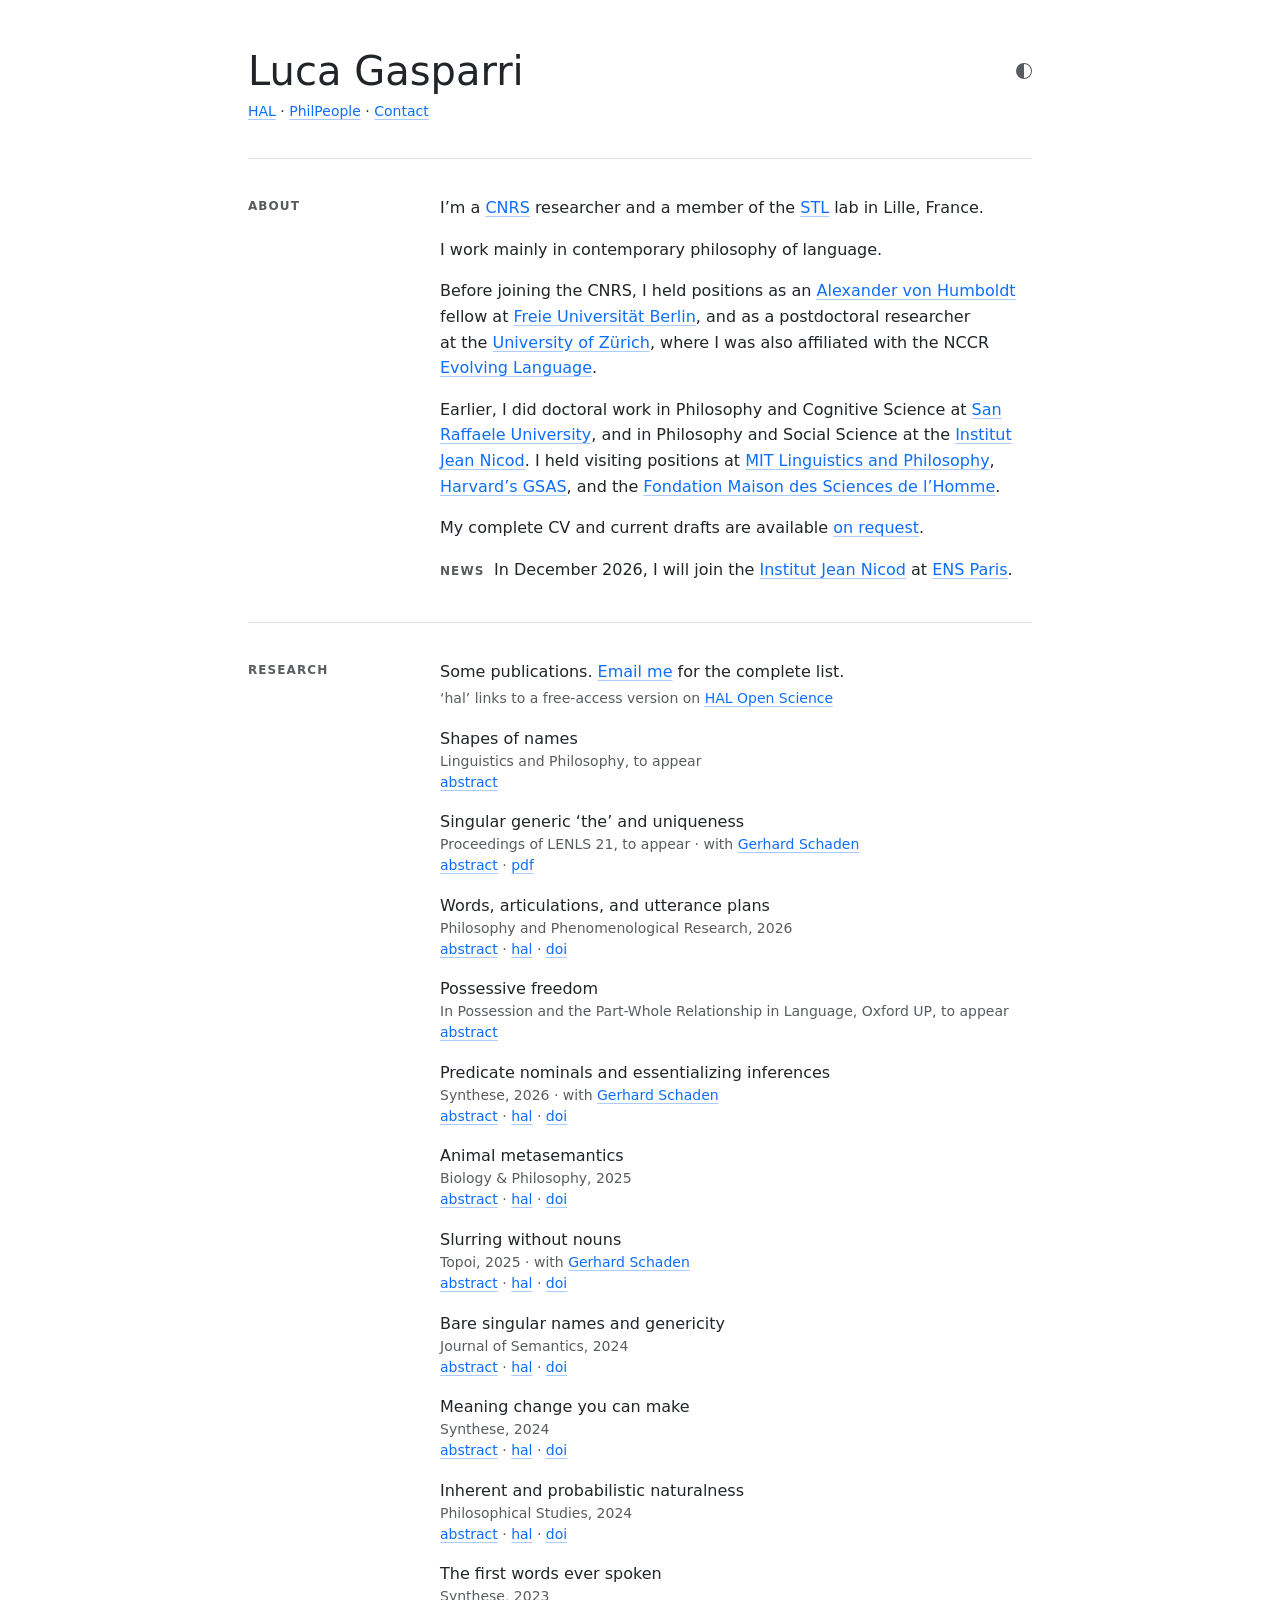
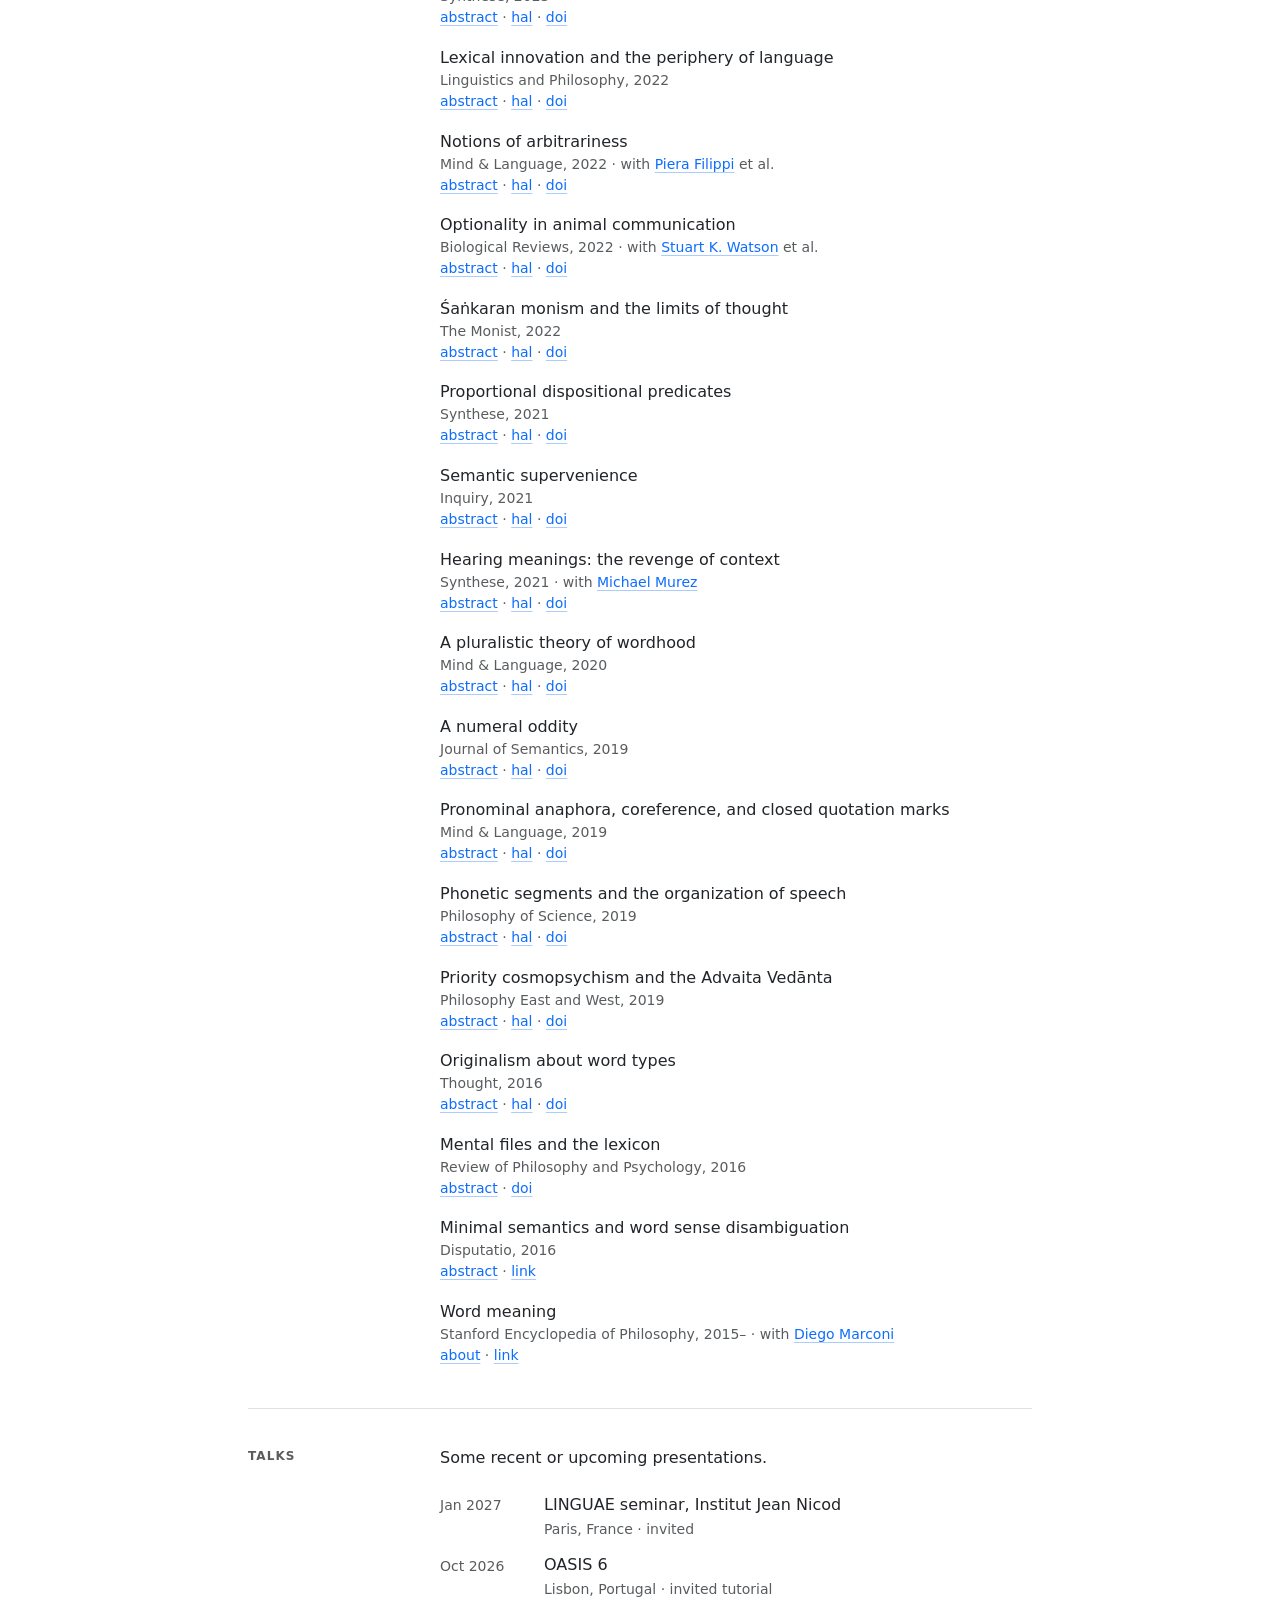
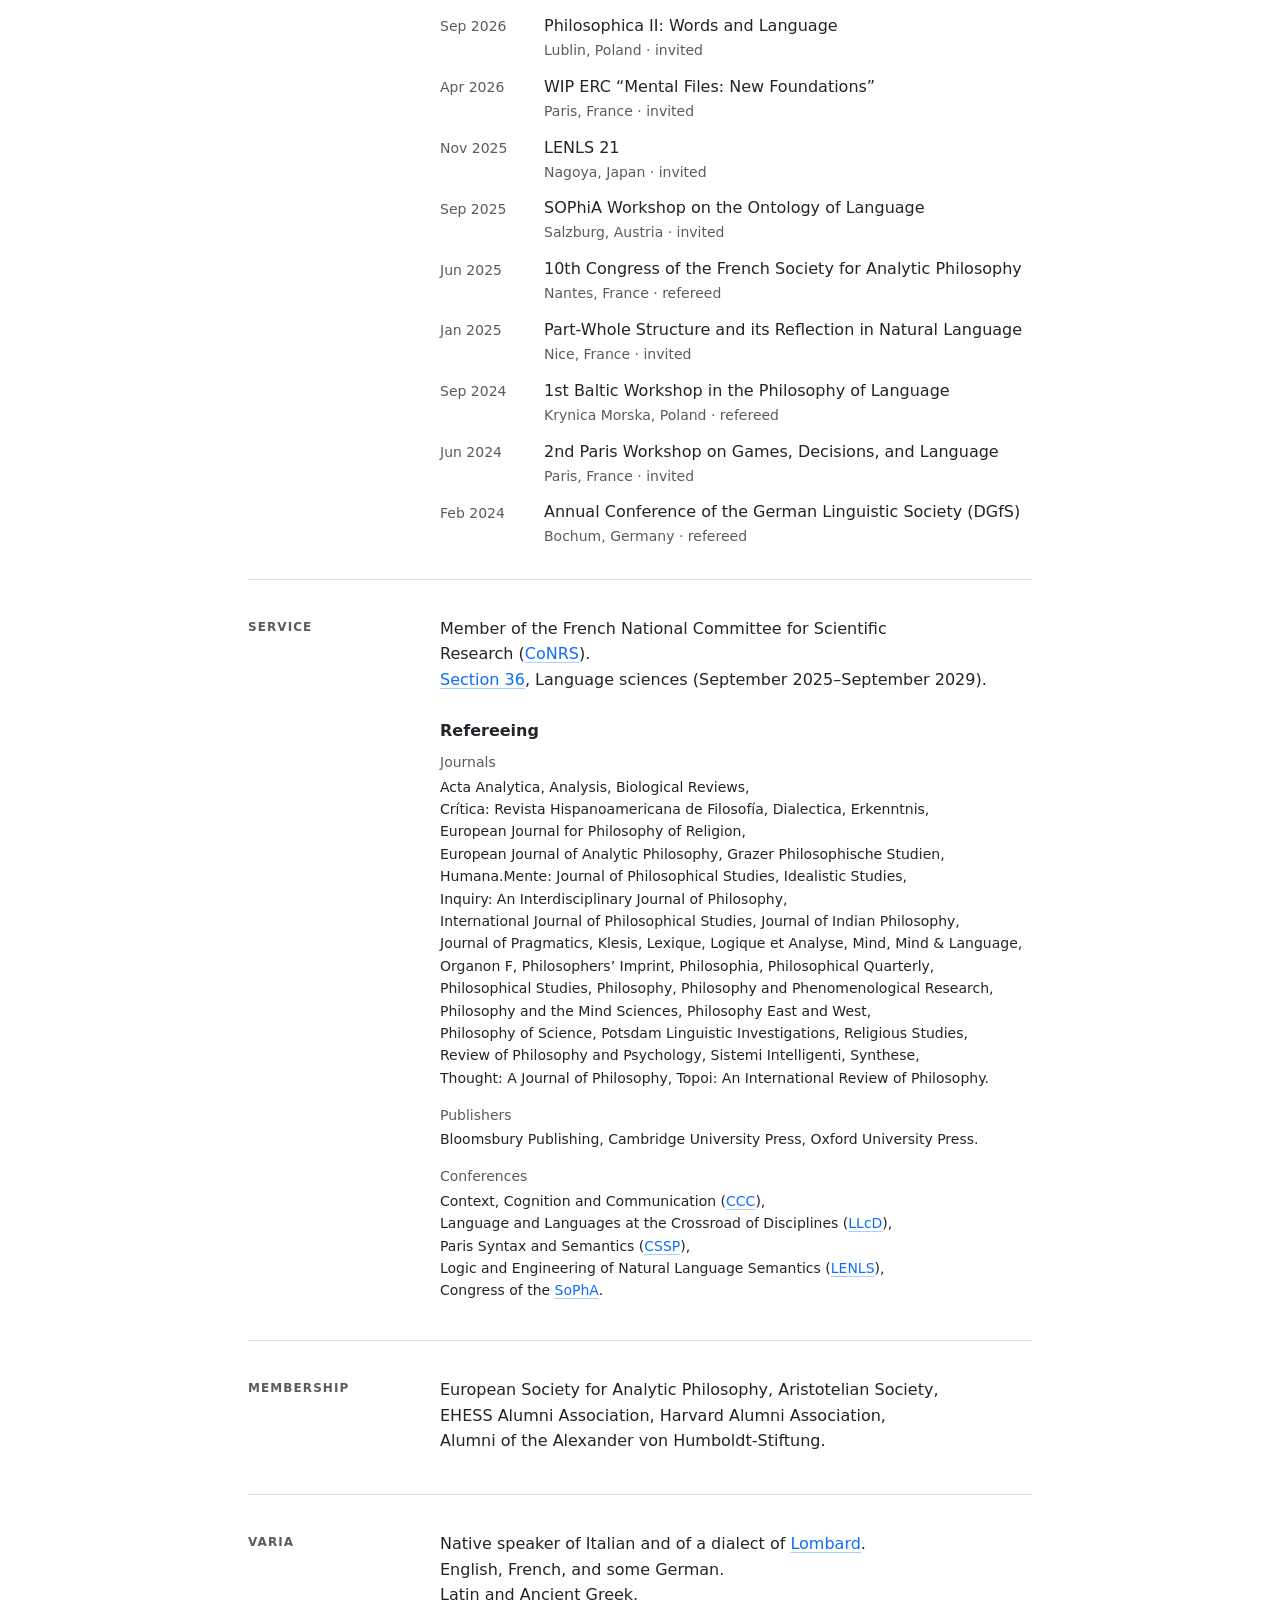
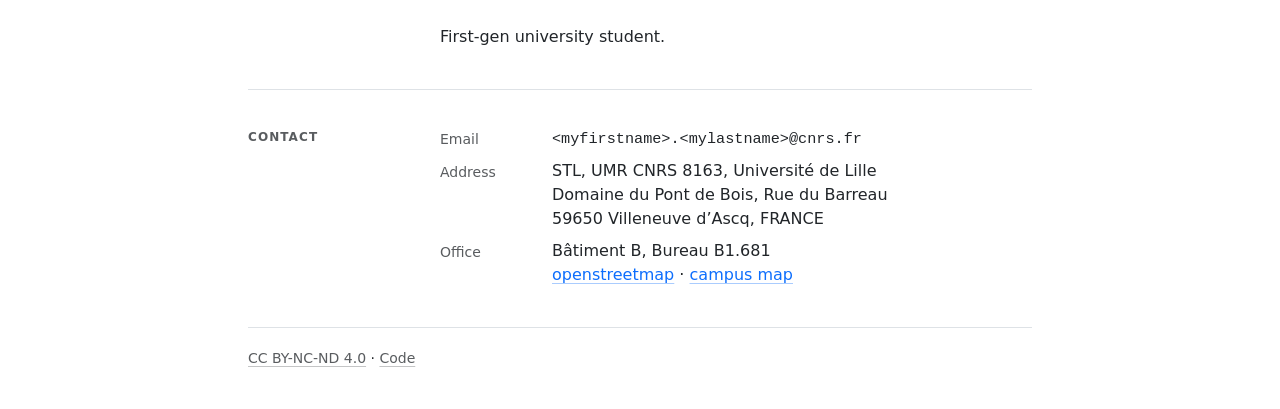
<file: index.html>
<!DOCTYPE html>
<html lang="en">

<head>

	<title>Luca Gasparri</title>

	<meta charset="utf-8">
	<meta name="description" content="Personal website of Luca Gasparri, a researcher at the Centre National de la Recherche Scientifique (CNRS)">
	<meta name="keywords" content="luca gasparri,luca,gasparri,CNRS,STL,lille,philosophy,philosophie,filosofia,language,langage,sprache,linguaggio,mind,esprit,geist,mente,linguistics,linguistique,sprachwissenschaft,linguistik,semantics,semantique,semantik,semantica,meaning,sens,bedeutung,significato">
	<meta name="author" content="Luca Gasparri">
	<meta name="viewport" content="width=device-width, initial-scale=1">
	<link rel="canonical" href="https://lcgasparri.github.io/">
	<link rel="icon" href="/images/lambda.ico">

	<!-- Theme applied before first paint. -->
	<script>
		(function () {
			let mode = null;
			try { mode = localStorage.getItem('color-mode'); } catch (e) {}
			if (mode !== 'dark' && mode !== 'light') {
				mode = window.matchMedia('(prefers-color-scheme: dark)').matches ? 'dark' : 'light';
			}
			document.documentElement.setAttribute('data-theme', mode);
		})();
	</script>

	<!-- CSS -->
	<link rel="stylesheet" href="/css/site.css">

</head>

<body>

	<div class="page">

		<!-- Header -->
		<header class="masthead">
			<h1>Luca Gasparri</h1>
			<p class="small"><a href="https://hal.science/search/index/q/*/authIdHal_s/luca-gasparri" target="_blank" rel="noopener">HAL</a> &middot; <a href="https://philpeople.org/profiles/luca-gasparri/" target="_blank" rel="noopener">PhilPeople</a> &middot; <a href="#contact">Contact</a></p>
			<button type="button" class="theme-toggle" id="theme-toggle" aria-label="Switch to dark mode">
				<svg viewBox="0 0 16 16" width="16" height="16" fill="currentColor" aria-hidden="true"><path d="M8 15A7 7 0 1 0 8 1zm0 1A8 8 0 1 1 8 0a8 8 0 0 1 0 16"/></svg>
			</button>
		</header>

		<main>

		<!-- About -->
		<section class="section" id="about" aria-labelledby="about-label">
			<h2 class="label" id="about-label">About</h2>
			<div class="content">
				<p>
					I&rsquo;m a <a href="https://www.cnrs.fr/" target="_blank" rel="noopener">CNRS</a> researcher and a member of the <a href="https://stl.univ-lille.fr/" target="_blank" rel="noopener">STL</a> lab in Lille, France.
				</p>
				<p>
					I work mainly in contemporary philosophy of language.
				</p>
				<p>
					Before joining the CNRS, I held positions as an <a href="https://www.humboldt-foundation.de/en/" target="_blank" rel="noopener">Alexander von Humboldt</a> fellow at <a href="https://www.fu-berlin.de" target="_blank" rel="noopener">Freie Universit&auml;t Berlin</a>,
					and as a postdoctoral researcher at the <a href="https://www.uzh.ch/de.html" target="_blank" rel="noopener">University of Z&uuml;rich</a>,
					where I was also affiliated with the NCCR <a href="https://evolvinglanguage.ch/" target="_blank" rel="noopener">Evolving Language</a>.
				</p>
				<p>
					Earlier, I did doctoral work in Philosophy and Cognitive Science at <a href="https://www.unisr.it" target="_blank" rel="noopener">San Raffaele University</a>,
					and in Philosophy and Social Science at the <a href="https://institutnicod.ens.psl.eu/" target="_blank" rel="noopener">Institut Jean Nicod</a>.
					I held visiting positions at <a href="https://philosophy.mit.edu" target="_blank" rel="noopener">MIT Linguistics and Philosophy</a>,
					<a href="https://gsas.harvard.edu" target="_blank" rel="noopener">Harvard&rsquo;s GSAS</a>,
					and the <a href="https://www.fmsh.fr" target="_blank" rel="noopener">Fondation Maison des Sciences de l&rsquo;Homme</a>.
				</p>
				<p>
					My complete CV and current drafts are available <a href="#contact">on request</a>.
				</p>
				<p>
					<span class="tag">News</span>In December 2026, I will join the <a href="https://institutnicod.ens.psl.eu/" target="_blank" rel="noopener">Institut Jean Nicod</a> at <a href="https://www.ens.psl.eu/" target="_blank" rel="noopener">ENS Paris</a>.
				</p>
			</div>
		</section>

		<!-- Research -->
		<section class="section" id="research" aria-labelledby="research-label">
			<h2 class="label" id="research-label">Research</h2>
			<div class="content">
				<p>
					Some publications. <a href="#contact">Email me</a> for the complete list.<br>
					<span class="small muted note">&lsquo;hal&rsquo; links to a free-access version on <a href="https://hal.science/" target="_blank" rel="noopener">HAL Open Science</a>
				</p>
				<div class="entry">
					<div class="title">Shapes of names</div>
					<div class="small muted">Linguistics and Philosophy, to appear</div>
					<div class="small muted"><button type="button" class="abstract-toggle" aria-expanded="false" aria-controls="nameshape">abstract</button></div>
					<p class="abstract small" id="nameshape" hidden>
						Proper names appear to license medium-sensitive predications that are felicitous and true in one channel of articulation but false in another.
						Attempts to capture this phenomenon using resources specific to a lexical semantics for names have so far failed.
						This paper develops a new analysis of the puzzle.
						I begin by describing the pattern and the challenges it poses.
						Next, I show that the pattern can be replicated in name-free constructions and argue that the two classes of cases invite a common explanation.
						I then present an analysis of the name-free cases centered on the predicative mention of singular terms for phonographic objects. Finally, I extend the analysis to the name pattern.
						On the resulting picture, the pattern is generated by a parse on which the offending occurrences are not predicative uses of names but predicative mentions of singular terms for shapes of names.
						The proposal is neutral about the lexical semantics of names and can be adopted across accounts of what differentiates proper names from common nouns.
					</p>
				</div>
				<div class="entry">
					<div class="title">Singular generic &lsquo;the&rsquo; and uniqueness</div>
					<div class="small muted">Proceedings of LENLS 21, to appear &middot; with <a href="https://pro.univ-lille.fr/gerhard-schaden/" target="_blank" rel="noopener">Gerhard Schaden</a></div>
					<div class="small muted"><button type="button" class="abstract-toggle" aria-expanded="false" aria-controls="sggenthe">abstract</button> &middot; <a href="/docs/sggenthe.pdf" target="_blank" rel="noopener">pdf</a></div>
					<p class="abstract small" id="sggenthe" hidden>
						Generic sentences with singular <em>the</em> (GSTs) are standardly assumed to obey the uniqueness presupposition of the &#953;-operator, extended to kinds.
						We argue that when GSTs are embedded in discourse contexts featuring competing taxonomic satisfiers of the NP, the presuppositional demands of the definite article are not enforced as expected by prominent analyses.
						We begin by reviewing two major accounts of definite singular generics: Chierchia&rsquo;s (1998) determiner account and Dayal&rsquo;s (2004) NP account. Next, we document the pattern and argue that it is not immediately predicted by either analysis.
						Finally, we block some natural repair strategies and sketch two possible ways forward:
						equipping the definite article with a shifter that guards against violations of uniqueness, and predicating GSTs upon a taxonomic property that is by construction uniqueness-compliant.
					</p>
				</div>
				<div class="entry">
					<div class="title">Words, articulations, and utterance plans</div>
					<div class="small muted">Philosophy and Phenomenological Research, 2026</div>
					<div class="small muted"><button type="button" class="abstract-toggle" aria-expanded="false" aria-controls="words-art">abstract</button> &middot; <a href="https://hal.science/hal-05507158" target="_blank" rel="noopener">hal</a> &middot; <a href="https://doi.org/10.1111/phpr.70096" target="_blank" rel="noopener">doi</a></div>
					<p class="abstract small" id="words-art" hidden>
						Under what conditions does an externale (a sequence of speech sounds, a mark of ink) qualify as an articulation of a word?
						Standard approaches to the issue appeal to intentions and to the satisfaction of performance standards, but these treatments are challenged by the intuitive admissibility of unintentional and anomalous tokens.
						Recently, alternatives appealing to the role of lexical access in word production have been considered, but these, I argue, are threatened by counterexamples of their own.
						In this paper, I leverage formal and empirical insights into the architecture of utterance production to present a new hypothesis.
						The main idea is this: for an externale produced by a speaker to qualify as a token of a word, it must originate from the execution of an utterance score that incorporates the local standards over the word&rsquo;s form.
						I explain how this approach threads the needle between some key desiderata and can accommodate the case studies that challenge its competitors.
					</p>
				</div>
				<div class="entry">
					<div class="title">Possessive freedom</div>
					<div class="small muted">In Possession and the Part-Whole Relationship in Language, Oxford UP, to appear</div>
					<div class="small muted"><button type="button" class="abstract-toggle" aria-expanded="false" aria-controls="poss-freedom">abstract</button></div>
					<p class="abstract small" id="poss-freedom" hidden>
						Prototypical possessives express relations whose content can be controlled by the discourse context and by the situation of utterance.
						For instance, while <em>John&rsquo;s nephews</em> is readily taken to denote a set of individuals that stand in the <em>nephew</em> relation with John, given an appropriate context the genitive can felicitously pick out, say, a set of nephews that John has been tasked with supervising during a field trip.
						Many treatments regard this relational plasticity as a hallmark of possessive status. But what does this freedom of the possessive relation exactly amount to?
						Peters &amp; Westerst&aring;hl (2013) characterize the property thus: &ldquo;Every possessive DP can be used in a sentence S in a context where that DP&rsquo;s possessive relation is none of the options provided semantically by S but instead comes somehow from the context in which the sentence is used.&rdquo;
						I offer an argument that a suitably disambiguated reading of this characterization licenses in turn two distinct readings, and that there is a non-trivial choice to make over which of these readings is preferable.
						Along the way, I comment on some broader aspects of the demarcation between genuine possessives and their lookalikes, distinguish the freedom of the possessive from similar properties that may be confused with it, and rectify some, I believe, less-than-perfectly-helpful observations about the pragmatic malleability of possessives in the theoretical landscape.
					</p>
				</div>
				<div class="entry">
					<div class="title">Predicate nominals and essentializing inferences</div>
					<div class="small muted">Synthese, 2026 &middot; with <a href="https://pro.univ-lille.fr/gerhard-schaden/" target="_blank" rel="noopener">Gerhard Schaden</a></div>
					<div class="small muted"><button type="button" class="abstract-toggle" aria-expanded="false" aria-controls="essent">abstract</button> &middot; <a href="https://hal.science/hal-05615855" target="_blank" rel="noopener">hal</a> &middot; <a href="https://doi.org/10.1007/s11229-026-05584-z" target="_blank" rel="noopener">doi</a></div>
					<p class="abstract small" id="essent" hidden>
						Several studies argue that predicate nominals are prone to essentialize: they trigger inferences that the entities to which they are applied belong to robust and homogeneous categories with stable, explanatory membership conditions.
						But how consistent is this propensity?
						We present evidence that although predicate nominals are indeed prone to essentialize, they do so variably, and that the spectrum includes predicate nominals and predicate-nominal types whose essentializing potential is indistinguishable from that of competing non-nominal formations.
						The observed infra-categorical variation frequently tracks identifiable grammatical parameters, such as the semantic type of the nominal, its episodic status, and the syntactic format of the predicative phrase.
						We argue that this opens new opportunities for inquiry into the linguistic underpinnings of essentializing inferences.
					</p>
				</div>
				<div class="entry">
					<div class="title">Animal metasemantics</div>
					<div class="small muted">Biology &amp; Philosophy, 2025</div>
					<div class="small muted"><button type="button" class="abstract-toggle" aria-expanded="false" aria-controls="animal-meta">abstract</button> &middot; <a href="https://hal.science/hal-05264543" target="_blank" rel="noopener">hal</a> &middot; <a href="https://doi.org/10.1007/s10539-025-09993-1" target="_blank" rel="noopener">doi</a></div>
					<p class="abstract small" id="animal-meta" hidden>
						Multiple scholars in animal communication research have proposed that models of animal signals should appropriate theoretical terminology and concepts from natural language semantics.
						However, the application of semantic descriptors to nonhuman communication is a delicate undertaking.
						The goal of this paper is to consider whether there are any basic methodological principles that can help us determine whether the appropriation of a semantic descriptor by an animal model is justified or unwarranted.
						I begin by drawing a parallel between types of theories of meaning and types of theories of signal content, and propose to categorize the metatheoretical issues surrounding the application of semantic descriptors to animal signals under the banner of an animal metasemantics.
						I then develop three simple conditions on the operation: a condition of epistemic fertility, one of intensional depth, and one of grammatical congruity.
						Finally, I showcase how these heuristics can assist theory production and help identify strengths and opportunities for improvement in emerging projects in animal linguistics.
					</p>
				</div>
				<div class="entry">
					<div class="title">Slurring without nouns</div>
					<div class="small muted">Topoi, 2025 &middot; with <a href="https://pro.univ-lille.fr/gerhard-schaden/" target="_blank" rel="noopener">Gerhard Schaden</a></div>
					<div class="small muted"><button type="button" class="abstract-toggle" aria-expanded="false" aria-controls="slurs-nouns">abstract</button> &middot; <a href="https://hal.science/hal-05048819" target="_blank" rel="noopener">hal</a> &middot; <a href="https://doi.org/10.1007/s11245-025-10186-4" target="_blank" rel="noopener">doi</a></div>
					<p class="abstract small" id="slurs-nouns" hidden>
						When we think of slurs in English &ndash; like the N-word, the F-word, and others &ndash; we tend to think of nouns rather than verbs or adjectives.
						This is probably not an accident: paradigm examples of slurs are indeed nominal in nature, and slurs exhibit a cross-linguistically robust tendency to concentrate in the grammatical class of nouns. But why?
						Recent work appears to suggest that the distributional predominance of nominal slurs is due to the fact that the offensiveness characteristic of slurs is downstream from the inferential biases associated with nominals and their predicative uses.
						We begin with describing this hypothesis, rehearsing the considerations in its favor, and clarifying its predictions.
						Next, we present cross-linguistic data from Italian and German indicating the need for a more nuanced picture of the distributional pattern. Finally, we make our proposal.
						We suggest that slur-level offensiveness is a class-insensitive achievement, yet slurs are often nouns because membership in the grammatical class of nouns is functionally conducive to higher derogatory potency.
					</p>
				</div>
				<div class="entry">
					<div class="title">Bare singular names and genericity</div>
					<div class="small muted">Journal of Semantics, 2024</div>
					<div class="small muted"><button type="button" class="abstract-toggle" aria-expanded="false" aria-controls="bare-names-generics">abstract</button> &middot; <a href="https://hal.science/hal-04791894" target="_blank" rel="noopener">hal</a> &middot; <a href="https://doi.org/10.1093/jos/ffae017" target="_blank" rel="noopener">doi</a></div>
					<p class="abstract small" id="bare-names-generics" hidden>
						Predicativists hold that proper names are count nouns with a predicative meaning, and treat bare singular names as predicative DPs headed by an unpronounced definite.
						However, bare singular names exhibit differences in grammatical behavior from ordinary definite singulars.
						One difference, it has been argued, is that while ordinary definite singulars can be interpreted generically, bare singular names cannot.
						This is not right: bare singular names can have generic uses.
						I present the evidence and offer an argument that generics with bare singular names are good news for predicativists.
					</p>
				</div>
				<div class="entry">
					<div class="title">Meaning change you can make</div>
					<div class="small muted">Synthese, 2024</div>
					<div class="small muted"><button type="button" class="abstract-toggle" aria-expanded="false" aria-controls="meaning-change">abstract</button> &middot; <a href="https://hal.science/hal-04589410" target="_blank" rel="noopener">hal</a> &middot; <a href="https://doi.org/10.1007/s11229-024-04604-0" target="_blank" rel="noopener">doi</a></div>
					<p class="abstract small" id="meaning-change" hidden>
						Standard metasemantic frameworks render word meanings resistant to the control of ordinary speakers, and hinder our ability to exercise sovereignty over the denotations of words.
						The literature suggests three main responses to the problem: views on which ordinary denotational interventions cannot cause changes to semantic reality,
						views on which we should drop the metasemantic premises that generate the difficulty, and views on which denotational interventions boil down to operations on a non-recalcitrant region of the semantic spectrum.
						I review these responses and argue that they face difficulties.
						Then, I draw on linguistic work on variation to make an alternative proposal.
						I suggest that part of the problem hinges on a tendency to think about standing meanings under heavily idealized assumptions of intra-linguistic homogeneity.
						To amend this, we should consider endorsing a localist ontology for semantic properties that allows individual vocabulary items to bear variable standing meanings at different communities of speakers of a public language.
						The result, I argue, is a middle-ground framework which accepts the difficulties of wide-scope meaning change while granting speakers semantic self-determination, and strikes an attractive balance between a few central desiderata.
					</p>
				</div>
				<div class="entry">
					<div class="title">Inherent and probabilistic naturalness</div>
					<div class="small muted">Philosophical Studies, 2024</div>
					<div class="small muted"><button type="button" class="abstract-toggle" aria-expanded="false" aria-controls="natural-conventions">abstract</button> &middot; <a href="https://hal.science/hal-04268871" target="_blank" rel="noopener">hal</a> &middot; <a href="https://doi.org/10.1007/s11098-023-02070-x" target="_blank" rel="noopener">doi</a></div>
					<p class="abstract small" id="natural-conventions" hidden>
						Standard accounts hold that regularities of behavior must be arbitrary to constitute a convention.
						Yet, there is growing consensus that conventionality is a graded phenomenon, and that conventions can be more or less natural.
						I develop an account of natural conventions that distinguishes two basic dimensions of conventional naturalness: a probabilistic dimension and an inherent one.
						A convention is probabilistically natural if it is likely to emerge in a population of agents, and inherently natural if its content is a regularity that scores high on relevant measures for naturalness.
						I motivate the proposal on conceptual grounds and then showcase its descriptive benefits by discussing two case studies in language:
						the tendency towards word-length optimality and the prevalence of shape opacity in spoken language vocabularies.
					</p>
				</div>
				<div class="entry">
					<div class="title">The first words ever spoken</div>
					<div class="small muted">Synthese, 2023</div>
					<div class="small muted"><button type="button" class="abstract-toggle" aria-expanded="false" aria-controls="first-word">abstract</button> &middot; <a href="https://hal.science/hal-04100213" target="_blank" rel="noopener">hal</a> &middot; <a href="https://doi.org/10.1007/s11229-023-04166-7" target="_blank" rel="noopener">doi</a></div>
					<p class="abstract small" id="first-word" hidden>
						I argue that ontologies of words should engage with the emergence of lexical communication in the deep history of our line.
						It may seem that the evolutionary origins of words are orthogonal to the analytical project of establishing the defining features of wordhood, and that an adequate ontology of words requires nothing more than an observation of the properties of modern languages.
						I suggest instead that models of the initial stages of language evolution can offer valuable insights into the matter.
						There is consensus that lexical communication was an early achievement in the phylogeny of our language capacities, and that words became available to our ancestors before the maturation of other components of the grammar.
						At the beginning of their evolutionary trajectory, words are thus likely to have been significantly different from the vocabulary items of contemporary languages.
						Careful appreciation of such differences could be instrumental to a complete theory of the hallmarks of wordhood.
					</p>
				</div>
				<div class="entry">
					<div class="title">Lexical innovation and the periphery of language</div>
					<div class="small muted">Linguistics and Philosophy, 2022</div>
					<div class="small muted"><button type="button" class="abstract-toggle" aria-expanded="false" aria-controls="lexical-innovation">abstract</button> &middot; <a href="https://hal.science/hal-03635391" target="_blank" rel="noopener">hal</a> &middot; <a href="https://doi.org/10.1007/s10988-020-09319-2" target="_blank" rel="noopener">doi</a></div>
					<p class="abstract small" id="lexical-innovation" hidden>
						Lexical innovations (e.g., zero-derivations coined on the fly by a speaker) seem to bear semantic content.
						Yet, such expressions cannot bear semantic content as a function of the conventions of meaning in force in the language, since they are not part of its lexicon.
						This is in tension with the commonplace view that the semantic content of lexical expressions is constituted by semantic conventions.
						The conventionalist has two immediate ways out of the tension.
						The first is to preserve the conventionalist assumption and deny that lexical innovations bear semantic content.
						The second is to dynamize the conventionalist assumption, that is, argue that presentations of unattested expressions trigger an augmentation of the standing semantic resources of the language and instantiate semantic content as a result of this underlying update.
						Building on a comparison with the production of novel onomatopoeic words, iconic pseudowords and pro-speech gestures,
						the paper argues that the issue is best addressed by suspending the conventionalist assumption, and describes the immediate metasemantic implications of the claim.
					</p>
				</div>
				<div class="entry">
					<div class="title">Notions of arbitrariness</div>
					<div class="small muted">Mind &amp; Language, 2022 &middot; with <a href="https://pierafilip.wixsite.com/pierafilippi" target="_blank" rel="noopener">Piera Filippi</a> et al.</div>
					<div class="small muted"><button type="button" class="abstract-toggle" aria-expanded="false" aria-controls="notions-arbitrariness">abstract</button> &middot; <a href="https://hal.science/hal-03831380" target="_blank" rel="noopener">hal</a> &middot; <a href="https://doi.org/10.1111/mila.12443" target="_blank" rel="noopener">doi</a></div>
					<p class="abstract small" id="notions-arbitrariness" hidden>
						Arbitrariness is a distinctive feature of human language, and a growing body of comparative work is investigating its presence in animal communication. But what is arbitrariness, exactly?
						We propose to distinguish four notions of semiotic arbitrariness:
						a notion of opaque association between sign forms and semiotic functions, one of sign-function mapping optionality, one of acquisition-dependent sign-function coupling, and one of lack of motivatedness.
						We characterize these notions, illustrate the benefits of keeping them apart, and describe two reactions to our proposal:
						abandoning arbitrariness-talk in favor of the newly introduced conceptual vocabulary, or feeding the distinctions back into the parent concept.
					</p>
				</div>
				<div class="entry">
					<div class="title">Optionality in animal communication</div>
					<div class="small muted">Biological Reviews, 2022 &middot; with <a href="https://stuartkwatson.wordpress.com/" target="_blank" rel="noopener">Stuart K. Watson</a> et al.</div>
					<div class="small muted"><button type="button" class="abstract-toggle" aria-expanded="false" aria-controls="optionality-animals">abstract</button> &middot; <a href="https://hal.science/hal-03745755" target="_blank" rel="noopener">hal</a> &middot; <a href="https://doi.org/10.1111/brv.12882" target="_blank" rel="noopener">doi</a></div>
					<p class="abstract small" id="optionality-animals" hidden>
						A critical feature of language is that the form of words need not bear any perceptual similarity to their function &ndash; these relationships can be &ldquo;arbitrary&rdquo;.
						The capacity to process these arbitrary form-function associations facilitates the enormous expressive power of language.
						However, the evolutionary roots of our capacity for arbitrariness, i.e. the extent to which related abilities may be shared with animals, is largely unexamined.
						We argue this is due to the challenges of applying such an intrinsically linguistic concept to animal communication, and address this by proposing a novel conceptual framework highlighting a key underpinning of linguistic arbitrariness, which is nevertheless applicable to non-human species.
						Specifically, we focus on the capacity to associate alternative functions with a signal, or alternative signals with a function, a feature we refer to as optionality.
						We apply this framework to a broad survey of findings from animal communication studies and identify five key dimensions of communicative optionality: signal production, signal adjustment, signal usage, signal combinatoriality and signal perception.
						We find that optionality is widespread in non-human animals across each of these dimensions, although only humans demonstrate it in all five.
						Finally, we discuss the relevance of optionality to behavioural and cognitive domains outside of communication.
						This investigation provides a powerful new conceptual framework for the cross-species investigation of the origins of arbitrariness, and promises to generate original insights into animal communication and language evolution more generally.
					</p>
				</div>
				<div class="entry">
					<div class="title">&#346;a&#7749;karan monism and the limits of thought</div>
					<div class="small muted">The Monist, 2022</div>
					<div class="small muted"><button type="button" class="abstract-toggle" aria-expanded="false" aria-controls="sankaran-monism">abstract</button> &middot; <a href="https://hal.science/hal-03635381" target="_blank" rel="noopener">hal</a> &middot; <a href="https://doi.org/10.1093/monist/onab024" target="_blank" rel="noopener">doi</a></div>
					<p class="abstract small" id="sankaran-monism" hidden>
						A growing movement in contemporary philosophy of mind is looking back on Indian thought to gain new insights into the problem of consciousness.
						This paper weighs the prospects of thinking about mentality through the lenses of &#346;a&#7749;karan Advaita Ved&amacr;nta.
						To start, I outline micropsychist and cosmopsychist accounts of consciousness, introduce &#346;a&#7749;karan monism, and describe a potential reason of attraction of the framework over micropsychist and cosmopsychist alternatives.
						I then show that the eliminativist commitments of the view threaten to yield a self-defeating account of ordinary experience, and that Advaitins took the accommodation of the issue to be beyond the reach of rational inquiry.
						Finally, I discuss how the analytical debate over &#346;a&#7749;karan monism might proceed based on these premises.
					</p>
				</div>
				<div class="entry">
					<div class="title">Proportional dispositional predicates</div>
					<div class="small muted">Synthese, 2021</div>
					<div class="small muted"><button type="button" class="abstract-toggle" aria-expanded="false" aria-controls="proportions-dispositions">abstract</button> &middot; <a href="https://hal.science/hal-03635360" target="_blank" rel="noopener">hal</a> &middot; <a href="https://doi.org/10.1007/s11229-021-03336-9" target="_blank" rel="noopener">doi</a></div>
					<p class="abstract small" id="proportions-dispositions" hidden>
						Ordinary disposition ascriptions (DAs) appear to form a semantically heterogeneous class of clauses some of which can be straightforwardly analyzed as possibility claims, and some of which resist a simple quantificational treatment.
						For example, while &ldquo;The block is breakable&rdquo; is true if the block breaks at a relevant possible world, for &ldquo;The block is fragile&rdquo; to be true it doesn&rsquo;t suffice that the block breaks at one of the worlds that matter to the evaluation of the ascription, since the block could break accidentally and yet be sturdy.
						The contrast has been taken to indicate that sentences like &ldquo;The block is fragile&rdquo; don&rsquo;t introduce mere existential quantification over sets of worlds, and should be represented as claims about sufficient ratios or proportions of worlds.
						However, recent work has suggested that by pairing the recalcitrant DAs with modified manifestation phrases, we can generalize the standard analysis of existential DAs to the problematic examples, and state a uniform characterization of DAs as claims of possibility.
						The paper discusses some counterexamples to the view that allegedly non-existential DAs are covert claims of fine-grained possibility, and sketches a hybrid account combining proportional quantification with fine-grained manifestations.
					</p>
				</div>
				<div class="entry">
					<div class="title">Semantic supervenience</div>
					<div class="small muted">Inquiry, 2021</div>
					<div class="small muted"><button type="button" class="abstract-toggle" aria-expanded="false" aria-controls="semantic-supervenience">abstract</button> &middot; <a href="https://hal.science/hal-03635386" target="_blank" rel="noopener">hal</a> &middot; <a href="https://doi.org/10.1080/0020174X.2021.1930579" target="_blank" rel="noopener">doi</a></div>
					<p class="abstract small" id="semantic-supervenience" hidden>
						It is common belief that semantic properties supervene on non-semantic properties: no two possible worlds can be non-semantic duplicates and fail to be semantic duplicates.
						The view enjoys somewhat of an orthodoxy status in contemporary philosophy of language and metaphysics, and is often assumed without argument.
						Yet, work by Stephen Kearns and Ofra Magidor has claimed that it is vulnerable to a variant of the classical arguments against the supervenience of the phenomenal on the physical.
						This paper does three things: it clarifies what semantic supervenience is about, it responds to the objections that have been leveled against it, and provides a new battery of arguments in its favor.
						I argue that the thesis of semantic supervenience is safe from classical anti-supervenience arguments, and show that its rejection generates unwelcome consequences.
						I conclude that there are substantial reasons to embrace the received wisdom: semantic properties supervene.
					</p>
				</div>
				<div class="entry">
					<div class="title">Hearing meanings: the revenge of context</div>
					<div class="small muted">Synthese, 2021 &middot; with <a href="https://www.caphi-philo.fr/user/michael.murezuniv-nantes-fr/" target="_blank" rel="noopener">Michael Murez</a></div>
					<div class="small muted"><button type="button" class="abstract-toggle" aria-expanded="false" aria-controls="hearing-meanings">abstract</button> &middot; <a href="https://hal.science/hal-03281849" target="_blank" rel="noopener">hal</a> &middot; <a href="https://doi.org/10.1007/s11229-019-02398-0" target="_blank" rel="noopener">doi</a></div>
					<p class="abstract small" id="hearing-meanings" hidden>
						According to the perceptual view of language comprehension, listeners typically recover high-level linguistic properties such as utterance meaning without inferential work.
						The perceptual view is subject to the Objection from Context: since utterance meaning is massively context-sensitive, and context-sensitivity requires cognitive inference, the perceptual view is false.
						In recent work, Berit Brogaard provides a challenging reply to this objection. She argues that in language comprehension context-sensitivity is typically exercised not through inferences, but rather through top-down perceptual modulations or perceptual learning.
						This paper provides a complete formulation of the Objection from Context and evaluates Brogaard&rsquo;s reply to it. Drawing on conceptual considerations and empirical examples,
						we argue that the exercise of context-sensitivity in language comprehension does, in fact, typically involve inference.
					</p>
				</div>
				<div class="entry">
					<div class="title">A pluralistic theory of wordhood</div>
					<div class="small muted">Mind &amp; Language, 2020</div>
					<div class="small muted"><button type="button" class="abstract-toggle" aria-expanded="false" aria-controls="pluralism-words">abstract</button> &middot; <a href="https://hal.science/hal-03635397" target="_blank" rel="noopener">hal</a> &middot; <a href="https://doi.org/10.1111/mila.12297" target="_blank" rel="noopener">doi</a></div>
					<p class="abstract small" id="pluralism-words" hidden>
						What are words and how should we individuate them? There are two main answers on the philosophical market. For some, words are bundles of structural-functional features defining a unique performance profile.
						For others, words are noneternal continuants individuated by their causal-historical ancestry. These conceptions offer competing views of the nature of words, and it seems natural to assume that at most one of them can capture the essence of wordhood.
						This paper makes a case for pluralism about wordhood: the view that there is a plurality of acceptable conceptions of the nature of words, none of which is uniquely entitled to inform us as to what wordhood consists in.
					</p>
				</div>
				<div class="entry">
					<div class="title">A numeral oddity</div>
					<div class="small muted">Journal of Semantics, 2019</div>
					<div class="small muted"><button type="button" class="abstract-toggle" aria-expanded="false" aria-controls="numeral-oddity">abstract</button> &middot; <a href="https://hal.science/hal-03635403" target="_blank" rel="noopener">hal</a> &middot; <a href="https://doi.org/10.1093/jos/ffz006" target="_blank" rel="noopener">doi</a></div>
					<p class="abstract small" id="numeral-oddity" hidden>
						Natural language appears to allow the ascription of properties of numeral symbols to the denotation of number referring phrases.
						The paper describes the phenomenon and presents two alternative explanations for why it obtains. One combining an intuitive semantics for number referring phrases and a predicate-shifting mechanism,
						the other assigning number referring phrases a structured denotation consisting of two parts: a mathematical object (the number) and a contextually determined numeral symbol.
						Some preliminary observations in favor of the second analysis are offered.
					</p>
				</div>
				<div class="entry">
					<div class="title">Pronominal anaphora, coreference, and closed quotation marks</div>
					<div class="small muted">Mind &amp; Language, 2019</div>
					<div class="small muted"><button type="button" class="abstract-toggle" aria-expanded="false" aria-controls="anaphora-quotation">abstract</button> &middot; <a href="https://hal.science/hal-03635408" target="_blank" rel="noopener">hal</a> &middot; <a href="https://doi.org/10.1111/mila.12213" target="_blank" rel="noopener">doi</a></div>
					<p class="abstract small" id="anaphora-quotation" hidden>
						Consider the following sentence: &ldquo;Mary meditated on the sentence &lsquo;Bill is a good friend&rsquo; and concluded that he was a good friend&rdquo;. It is standardly assumed that in sentences of this sort, containing so-called &ldquo;closed&rdquo; quotations,
						the expressions occurring between quotation marks are mentioned and do not take their ordinary referents. The quoted NP &ldquo;Bill&rdquo; refers, if anything, to the name &lsquo;Bill&rsquo;, not to the individual Bill. At the same time, the pronoun &ldquo;he&rdquo;,
						apparently anaphoric on quoted &ldquo;Bill&rdquo;, refers to the individual Bill. The case seems to invalidate the intuitive principle that pronouns anaphoric on referential expressions inherit their reference from their antecedents.
						The paper formulates the argument, argues that sentences exhibiting the described pattern do not constitute evidence against the intuitive principle, and proposes an alternative account of the anaphoric relation involved.
					</p>
				</div>
				<div class="entry">
					<div class="title">Phonetic segments and the organization of speech</div>
					<div class="small muted">Philosophy of Science, 2019</div>
					<div class="small muted"><button type="button" class="abstract-toggle" aria-expanded="false" aria-controls="phones-speech">abstract</button> &middot; <a href="https://hal.science/hal-03635414" target="_blank" rel="noopener">hal</a> &middot; <a href="https://doi.org/10.1086/701955" target="_blank" rel="noopener">doi</a></div>
					<p class="abstract small" id="phones-speech" hidden>
						According to mainstream linguistic phonetics, speech can be modeled as a string of discrete sound segments or &ldquo;phones&rdquo; drawn from a universal phonetic inventory.
						Recent work has argued that a mature phonetics should refrain from theorizing about speech and speech processing using sound segments, and that the phone concept should be eliminated from linguistic theory.
						The paper lays out the tenets of the phone methodology and evaluates its prospects in light of the eliminativist arguments.
						I claim that the eliminativist arguments fail to show that the phone concept should be eliminated from linguistic theory.
					</p>
				</div>
				<div class="entry">
					<div class="title">Priority cosmopsychism and the Advaita Ved&amacr;nta</div>
					<div class="small muted">Philosophy East and West, 2019</div>
					<div class="small muted"><button type="button" class="abstract-toggle" aria-expanded="false" aria-controls="cosmo-advaita">abstract</button> &middot; <a href="https://hal.science/hal-03635422" target="_blank" rel="noopener">hal</a> &middot; <a href="https://doi.org/10.1353/pew.2019.0002" target="_blank" rel="noopener">doi</a></div>
					<p class="abstract small" id="cosmo-advaita" hidden>
						The combination of panpsychism and priority monism leads to priority cosmopsychism, the view that the consciousness of individual sentient creatures is derivative of an underlying cosmic consciousness.
						It has been suggested that contemporary priority cosmopsychism parallels central ideas in the Advaita Ved&amacr;nta tradition. The paper offers a critical evaluation of this claim.
						It argues that the Advaitic account of consciousness cannot be characterized as an instance of priority cosmopsychism, points out the differences between the two views,
						and suggests an alternative positioning of the Advaitic canon within the contemporary debate on monism and panpsychism.
					</p>
				</div>
				<div class="entry">
					<div class="title">Originalism about word types</div>
					<div class="small muted">Thought, 2016</div>
					<div class="small muted"><button type="button" class="abstract-toggle" aria-expanded="false" aria-controls="originalism">abstract</button> &middot; <a href="https://hal.science/hal-03635418" target="_blank" rel="noopener">hal</a> &middot; <a href="https://doi.org/10.1002/tht3.202" target="_blank" rel="noopener">doi</a></div>
					<p class="abstract small" id="originalism" hidden>
						According to originalism, word types are non-eternal continuants which are individuated by their causal-historical lineage and have a unique possible time of origination.
						This view collides with the intuition that individual words can be added to the lexicon of a language at different times, and generates other problematic consequences.
						The paper shows that such undesired results can be accommodated without abandoning originalism.
					</p>
				</div>
				<div class="entry">
					<div class="title">Mental files and the lexicon</div>
					<div class="small muted">Review of Philosophy and Psychology, 2016</div>
					<div class="small muted"><button type="button" class="abstract-toggle" aria-expanded="false" aria-controls="ropp1">abstract</button> &middot; <a href="https://doi.org/10.1007/s13164-015-0262-3" target="_blank" rel="noopener">doi</a></div>
					<p class="abstract small" id="ropp1" hidden>
						This paper presents the hypothesis that the representational repertoire underpinning our ability to process the lexical items of a natural language can be modeled as a system of mental files.
						To start, I clarify the basic phenomena that an account of lexical knowledge should be able to elucidate.
						Then, I propose to evaluate whether the mental files theory can be brought to bear on an account of the representational format of lexical knowledge by modeling mental words as recognitional files.
					</p>
				</div>
				<div class="entry">
					<div class="title">Minimal semantics and word sense disambiguation</div>
					<div class="small muted">Disputatio, 2016</div>
					<div class="small muted"><button type="button" class="abstract-toggle" aria-expanded="false" aria-controls="disp1">abstract</button> &middot; <a href="https://www.disputatio.letras.ulisboa.pt/wp-content/uploads/2014/11/Gasparri_Minimal-Semantics-and-Word-Sense-Disambiguation.pdf" target="_blank" rel="noopener">link</a></div>
					<p class="abstract small" id="disp1" hidden>
						Emma Borg defines semantic minimalism as the thesis that the literal content of well-formed declarative sentences is truth-evaluable, fully determined by their lexico-syntactic features, and recoverable by language users with no need to access non-linguistic information.
						The task of this article is threefold. First, I shall raise a criticism to Borg&rsquo;s minimalism based on how speakers disambiguate homonymy.
						Second, I will explore some ways Borg might respond to my argument and maintain that none of them offers a conclusive reply to my case.
						Third, I shall suggest that in order for Borg&rsquo;s minimalism to accommodate the problem discussed in this paper, it should allow for semantically incomplete content and be converted into a claim about linguistic competence.
					</p>
				</div>
				<div class="entry">
					<div class="title">Word meaning</div>
					<div class="small muted">Stanford Encyclopedia of Philosophy, 2015&ndash; &middot; with <a href="https://www.dfe.unito.it/persone/diego.marconi" target="_blank" rel="noopener">Diego Marconi</a></div>
					<div class="small muted"><button type="button" class="abstract-toggle" aria-expanded="false" aria-controls="sep1">about</button> &middot; <a href="https://plato.stanford.edu/entries/word-meaning/" target="_blank" rel="noopener">link</a></div>
					<p class="abstract small" id="sep1" hidden>
						The entry provides an overview of how the issues surrounding the nature of lexical meaning have been explored in analytic philosophy, and a summary of relevant research on the subject in neighboring domains.
						Though the main focus is on philosophical problems, contributions from linguistics, psychology, neuroscience, and artificial intelligence are also considered.
					</p>
				</div>
			</div>
		</section>

		<!-- Talks -->
		<section class="section" id="talks" aria-labelledby="talks-label">
			<h2 class="label" id="talks-label">Talks</h2>
			<div class="content">
				<p>
					Some recent or upcoming presentations.
				</p>
				<div class="talk">
					<time class="small muted" datetime="2027-01-07">Jan 2027</time>
					<div><span class="title">LINGUAE seminar, Institut Jean Nicod</span><br><span class="small muted">Paris, France &middot; invited</span></div>
				</div>
				<div class="talk">
					<time class="small muted" datetime="2026-10-13">Oct 2026</time>
					<div><span class="title">OASIS 6</span><br><span class="small muted">Lisbon, Portugal &middot; invited tutorial</span></div>
				</div>
				<div class="talk">
					<time class="small muted" datetime="2026-09-17">Sep 2026</time>
					<div><span class="title">Philosophica II: Words and Language</span><br><span class="small muted">Lublin, Poland &middot; invited</span></div>
				</div>
				<div class="talk">
					<time class="small muted" datetime="2026-04-22">Apr 2026</time>
					<div><span class="title">WIP ERC &ldquo;Mental Files: New Foundations&rdquo;</span><br><span class="small muted">Paris, France &middot; invited</span></div>
				</div>
				<div class="talk">
					<time class="small muted" datetime="2025-11-28">Nov 2025</time>
					<div><span class="title">LENLS 21</span><br><span class="small muted">Nagoya, Japan &middot; invited</span></div>
				</div>
				<div class="talk">
					<time class="small muted" datetime="2025-09-04">Sep 2025</time>
					<div><span class="title">SOPhiA Workshop on the Ontology of Language</span><br><span class="small muted">Salzburg, Austria &middot; invited</span></div>
				</div>
				<div class="talk">
					<time class="small muted" datetime="2025-06-30">Jun 2025</time>
					<div><span class="title">10th Congress of the French Society for Analytic Philosophy</span><br><span class="small muted">Nantes, France &middot; refereed</span></div>
				</div>
				<div class="talk">
					<time class="small muted" datetime="2025-01-23">Jan 2025</time>
					<div><span class="title">Part-Whole Structure and its Reflection in Natural Language</span><br><span class="small muted">Nice, France &middot; invited</span></div>
				</div>
				<div class="talk">
					<time class="small muted" datetime="2024-09-16">Sep 2024</time>
					<div><span class="title">1st Baltic Workshop in the Philosophy of Language</span><br><span class="small muted">Krynica Morska, Poland &middot; refereed</span></div>
				</div>
				<div class="talk">
					<time class="small muted" datetime="2024-06-13">Jun 2024</time>
					<div><span class="title">2nd Paris Workshop on Games, Decisions, and Language</span><br><span class="small muted">Paris, France &middot; invited</span></div>
				</div>
				<div class="talk">
					<time class="small muted" datetime="2024-02-28">Feb 2024</time>
					<div><span class="title">Annual Conference of the German Linguistic Society (DGfS)</span><br><span class="small muted">Bochum, Germany &middot; refereed</span></div>
				</div>
			</div>
		</section>

		<!-- Service -->
		<section class="section" id="service" aria-labelledby="service-label">
			<h2 class="label" id="service-label">Service</h2>
			<div class="content">
				<p>
					Member of the French National Committee for Scientific Research (<a href="https://www.cnrs.fr/comitenational/" target="_blank" rel="noopener">CoNRS</a>).<br>
					<a href="https://www.cnrs.fr/comitenational/english/section.php?sec=36" target="_blank" rel="noopener">Section 36</a>, Language sciences (September 2025&ndash;September 2029).
				</p>
				<h3>Refereeing</h3>
				<p class="small muted group">Journals</p>
				<p class="small list"><span class="nowrap">Acta Analytica</span>, <span class="nowrap">Analysis</span>, <span class="nowrap">Biological Reviews</span>, <span class="nowrap">Cr&iacute;tica: Revista Hispanoamericana de Filosof&iacute;a</span>, <span class="nowrap">Dialectica</span>, <span class="nowrap">Erkenntnis</span>, <span class="nowrap">European Journal for Philosophy of Religion</span>, <span class="nowrap">European Journal of Analytic Philosophy</span>, <span class="nowrap">Grazer Philosophische Studien</span>, <span class="nowrap">Humana.Mente: Journal of Philosophical Studies</span>, <span class="nowrap">Idealistic Studies</span>, <span class="nowrap">Inquiry: An Interdisciplinary Journal of Philosophy</span>, <span class="nowrap">International Journal of Philosophical Studies</span>, <span class="nowrap">Journal of Indian Philosophy</span>, <span class="nowrap">Journal of Pragmatics</span>, <span class="nowrap">Klesis</span>, <span class="nowrap">Lexique</span>, <span class="nowrap">Logique et Analyse</span>, <span class="nowrap">Mind</span>, <span class="nowrap">Mind &amp; Language</span>, <span class="nowrap">Organon F</span>, <span class="nowrap">Philosophers&rsquo; Imprint</span>, <span class="nowrap">Philosophia</span>, <span class="nowrap">Philosophical Quarterly</span>, <span class="nowrap">Philosophical Studies</span>, <span class="nowrap">Philosophy</span>, <span class="nowrap">Philosophy and Phenomenological Research</span>, <span class="nowrap">Philosophy and the Mind Sciences</span>, <span class="nowrap">Philosophy East and West</span>, <span class="nowrap">Philosophy of Science</span>, <span class="nowrap">Potsdam Linguistic Investigations</span>, <span class="nowrap">Religious Studies</span>, <span class="nowrap">Review of Philosophy and Psychology</span>, <span class="nowrap">Sistemi Intelligenti</span>, <span class="nowrap">Synthese</span>, <span class="nowrap">Thought: A Journal of Philosophy</span>, <span class="nowrap">Topoi: An International Review of Philosophy</span>.</p>
				<p class="small muted group">Publishers</p>
				<p class="small list"><span class="nowrap">Bloomsbury Publishing</span>, <span class="nowrap">Cambridge University Press</span>, <span class="nowrap">Oxford University Press</span>.</p>
				<p class="small muted group">Conferences</p>
				<p class="small list"><span class="nowrap">Context, Cognition and Communication (<a href="https://ccc-conference.org/" target="_blank" rel="noopener">CCC</a>)</span>, <span class="nowrap">Language and Languages at the Crossroad of Disciplines (<a href="https://llcd.cnrs.fr/en/" target="_blank" rel="noopener">LLcD</a>)</span>, <span class="nowrap">Paris Syntax and Semantics (<a href="http://www.cssp.cnrs.fr/index_en.html" target="_blank" rel="noopener">CSSP</a>)</span>, <span class="nowrap">Logic and Engineering of Natural Language Semantics (<a href="https://lenls.github.io/lenls21/" target="_blank" rel="noopener">LENLS</a>)</span>, <span class="nowrap">Congress of the <a href="https://sophaphilo.org/" target="_blank" rel="noopener">SoPhA</a></span>.</p>
			</div>
		</section>

		<!-- Membership -->
		<section class="section" id="membership" aria-labelledby="membership-label">
			<h2 class="label" id="membership-label">Membership</h2>
			<div class="content">
				<p>
					<span class="nowrap">European Society for Analytic Philosophy</span>, <span class="nowrap">Aristotelian Society</span>, <span class="nowrap">EHESS Alumni Association</span>, <span class="nowrap">Harvard Alumni Association</span>, <span class="nowrap">Alumni of the Alexander von Humboldt-Stiftung</span>.
				</p>
			</div>
		</section>

		<!-- Varia -->
		<section class="section" id="varia" aria-labelledby="varia-label">
			<h2 class="label" id="varia-label">Varia</h2>
			<div class="content">
				<p>
					Native speaker of Italian and of a dialect of <a href="https://glottolog.org/resource/languoid/id/lomb1257" target="_blank" rel="noopener">Lombard</a>.<br>
					English, French, and some German.<br>
					Latin and Ancient Greek.
				</p>
				<p>
					First-gen university student.
				</p>
			</div>
		</section>

		<!-- Contact -->
		<section class="section" id="contact" aria-labelledby="contact-label">
			<h2 class="label" id="contact-label">Contact</h2>
			<div class="content">
				<dl class="contact">
					<dt>Email</dt>
					<dd><span class="mono">&lt;myfirstname&gt;.&lt;mylastname&gt;&#64;cnrs.fr</span></dd>
					<dt>Address</dt>
					<dd>
						<address>
							STL, UMR CNRS 8163, Universit&eacute; de Lille<br>
							Domaine du Pont de Bois, Rue du Barreau<br>
							59650 Villeneuve d&rsquo;Ascq, FRANCE
						</address>
					</dd>
					<dt>Office</dt>
					<dd>
						B&acirc;timent B, Bureau B1.681<br>
						<a href="https://osm.org/go/0EgKg5QXP-?m=" target="_blank" rel="noopener">openstreetmap</a> &middot;
						<a href="https://masalle.univ-lille.fr/resultat?numsalle=B1.681" target="_blank" rel="noopener">campus map</a>
					</dd>
				</dl>
			</div>
		</section>

		</main>

		<!-- Footer -->
		<footer class="footer small">
			<a href="https://creativecommons.org/licenses/by-nc-nd/4.0/" target="_blank" rel="noopener">CC BY-NC-ND 4.0</a> &middot; <a href="https://github.com/lcgasparri/lcgasparri.github.io" target="_blank" rel="noopener">Code</a>
		</footer>

	</div>

	<!-- JavaScript -->
	<script src="/js/theme.js"></script>
	<script src="/js/abstracts.js"></script>

</body>

</html>
</file>
<file: css/site.css>
/* Site styles. Follows Bootstrap 5. */

:root {
	--bg: #fff;
	--fg: #212529;
	--muted: rgba(33, 37, 41, .75);
	--link: #0d6efd;
	--link-hover: #0a58ca;
	--border: #dee2e6;
	--tint: #f8f9fa;
	--wrap: 52rem;
	--pad: 1.5rem;
	--name: 2.5rem;
	color-scheme: light;
}

[data-theme="dark"] {
	--bg: #212529;
	--fg: #dee2e6;
	--muted: rgba(222, 226, 230, .75);
	--link: #6ea8fe;
	--link-hover: #8bb9fe;
	--border: #495057;
	--tint: #2b3035;
	color-scheme: dark;
}

@media (prefers-color-scheme: dark) {
	:root:not([data-theme]) {
		--bg: #212529;
		--fg: #dee2e6;
		--muted: rgba(222, 226, 230, .75);
		--link: #6ea8fe;
		--link-hover: #8bb9fe;
		--border: #495057;
		--tint: #2b3035;
		color-scheme: dark;
	}
}

/* Base */

*, *::before, *::after {
	box-sizing: border-box;
}

html {
	-webkit-text-size-adjust: 100%;
	text-size-adjust: 100%;
}

@media (prefers-reduced-motion: no-preference) {
	html {
		scroll-behavior: smooth;
	}
}

body {
	margin: 0;
	background: var(--bg);
	color: var(--fg);
	font-family: system-ui, -apple-system, "Segoe UI", Roboto, "Helvetica Neue", "Noto Sans", "Liberation Sans", Arial, sans-serif;
	font-size: 1rem;
	line-height: 1.5;
}

h1, h2, h3 {
	margin: 0;
	line-height: 1.2;
}

p {
	margin: 0 0 1rem;
	text-wrap: pretty;
}

dl, dd {
	margin: 0;
}

address {
	font-style: normal;
}

a {
	color: var(--link);
	text-decoration-color: color-mix(in srgb, currentColor 35%, transparent);
	text-underline-offset: .18em;
}

a:hover {
	color: var(--link-hover);
	text-decoration-color: currentColor;
}

:focus-visible {
	outline: 2px solid var(--link);
	outline-offset: 2px;
}

.small {
	font-size: .875em;
}

.muted {
	color: var(--muted);
}

.mono {
	font-family: SFMono-Regular, Menlo, Monaco, Consolas, "Liberation Mono", "Courier New", monospace;
	font-size: .95em;
}

/* Layout */

.page {
	max-width: var(--wrap);
	margin: 0 auto;
	padding: 3rem var(--pad) 2.5rem;
}

/* Header. */
.masthead {
	position: relative;
	padding-bottom: 2.25rem;
}

.masthead h1 {
	font-size: var(--name);
	font-weight: 300;
	line-height: 1.15;
}

.masthead p {
	margin: .45rem 0 0;
}

.theme-toggle {
	position: absolute;
	top: calc((var(--name) * 1.15 - 2rem) / 2);
	right: -.5rem;
	display: inline-flex;
	padding: .5rem;
	border: 0;
	border-radius: 50%;
	background: none;
	color: var(--muted);
	cursor: pointer;
}

.theme-toggle:hover {
	color: var(--fg);
	background: var(--tint);
}

/* Size icon with the text. */
.theme-toggle svg {
	width: 1rem;
	height: 1rem;
}

/* Sections: a small label in the left column, content on the right. */
.section {
	display: grid;
	grid-template-columns: 9rem minmax(0, 1fr);
	column-gap: 3rem;
	padding: 2.25rem 0 1.5rem;
	border-top: 1px solid var(--border);
	scroll-margin-top: 1rem;
}

.label {
	align-self: start;
	position: sticky;
	top: 1.5rem;
	padding-top: .25rem;
	font-size: .75rem;
	font-weight: 600;
	letter-spacing: .09em;
	text-transform: uppercase;
	color: var(--muted);
}

.content > p {
	line-height: 1.6;
}

.content h3 {
	margin: 1.75rem 0 .7rem;
	font-size: 1rem;
	font-weight: 600;
}

.tag {
	margin-right: .6rem;
	font-size: .75rem;
	font-weight: 600;
	letter-spacing: .09em;
	text-transform: uppercase;
	color: var(--muted);
}

.title {
	font-weight: 500;
}

/* Research */

.entry {
	margin-bottom: 1.1rem;
}

.note {
	margin-bottom: 1.4rem;
}

.abstract-toggle {
	padding: 0;
	border: 0;
	background: none;
	font: inherit;
	color: var(--link);
	text-decoration: underline;
	text-decoration-color: color-mix(in srgb, currentColor 35%, transparent);
	text-underline-offset: .18em;
	cursor: pointer;
}

.abstract-toggle:hover {
	color: var(--link-hover);
	text-decoration-color: currentColor;
}

.abstract {
	margin: .5rem 0 1.25rem;
	padding-left: 1rem;
	border-left: 1px solid var(--border);
}

/* Talks */

.talk {
	display: grid;
	grid-template-columns: 5.5rem minmax(0, 1fr);
	column-gap: 1rem;
	padding: .4rem 0;
}

.talk time {
	padding-top: .15rem;
	font-variant-numeric: tabular-nums;
}

/* Service */

.group {
	margin-bottom: .15rem;
}

.list {
	margin-bottom: .9rem;
	line-height: 1.65;
}

@media (min-width: 576px) {
	.nowrap {
		white-space: nowrap;
	}
}

/* Contact */

.contact {
	display: grid;
	grid-template-columns: 6rem minmax(0, 1fr);
	gap: .5rem 1rem;
}

.contact dt {
	padding-top: .15rem;
	font-size: .875em;
	color: var(--muted);
}

@media (max-width: 575.98px) {
	.contact {
		grid-template-columns: minmax(0, 1fr);
		gap: 0;
	}

	.contact dd {
		margin-bottom: .75rem;
	}
}

/* Footer */

.footer {
	margin-top: 1rem;
	padding-top: 1.25rem;
	border-top: 1px solid var(--border);
}

.footer a {
	color: var(--muted);
}

.footer a:hover {
	color: var(--fg);
}

/* Phones. */
@media (max-width: 639.98px) {
	:root {
		--pad: 1.25rem;
		--name: 1.85rem;
	}

	.page {
		padding-top: 2.25rem;
	}

	.section {
		grid-template-columns: minmax(0, 1fr);
	}

	.label {
		position: static;
		margin-bottom: .9rem;
	}
}

/* Large screens. */
@media (min-width: 1800px) {
	html {
		font-size: 105%;
	}
}

@media (min-width: 2400px) {
	html {
		font-size: 110%;
	}
}
</file>
